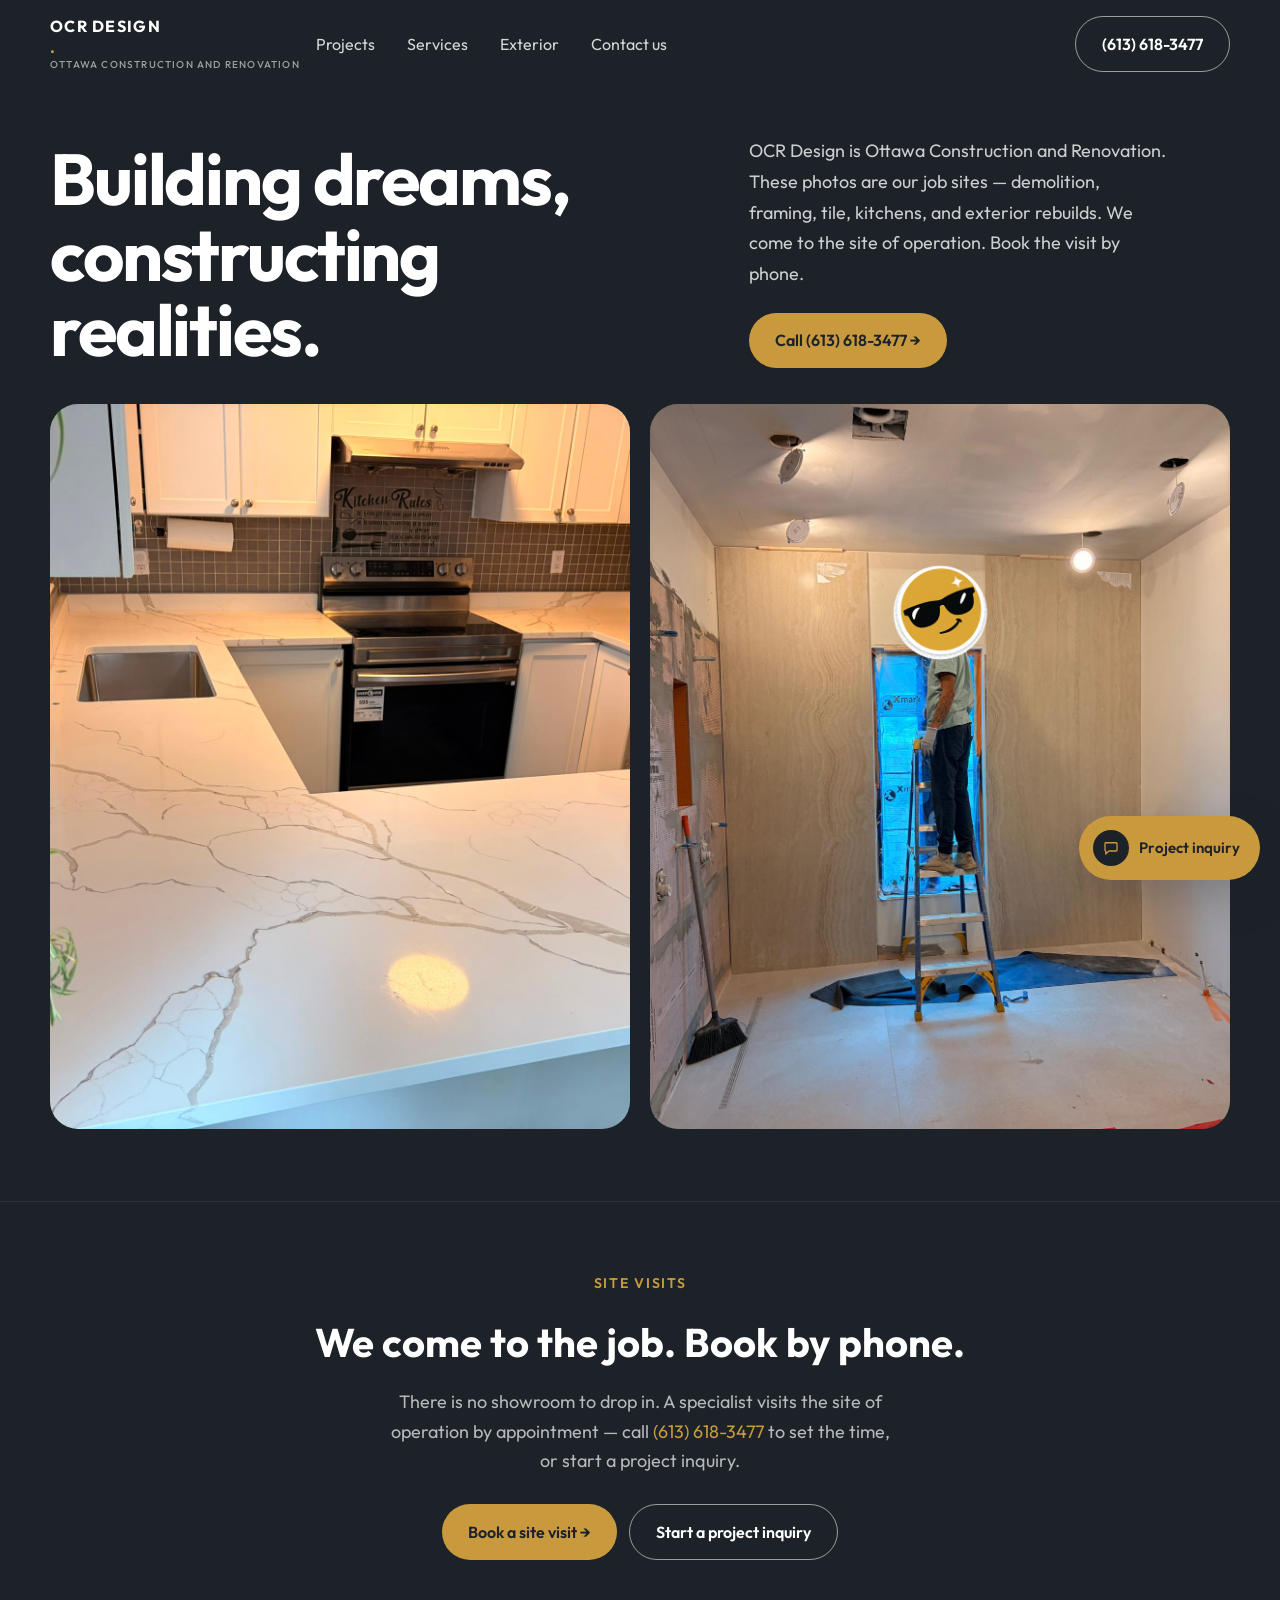
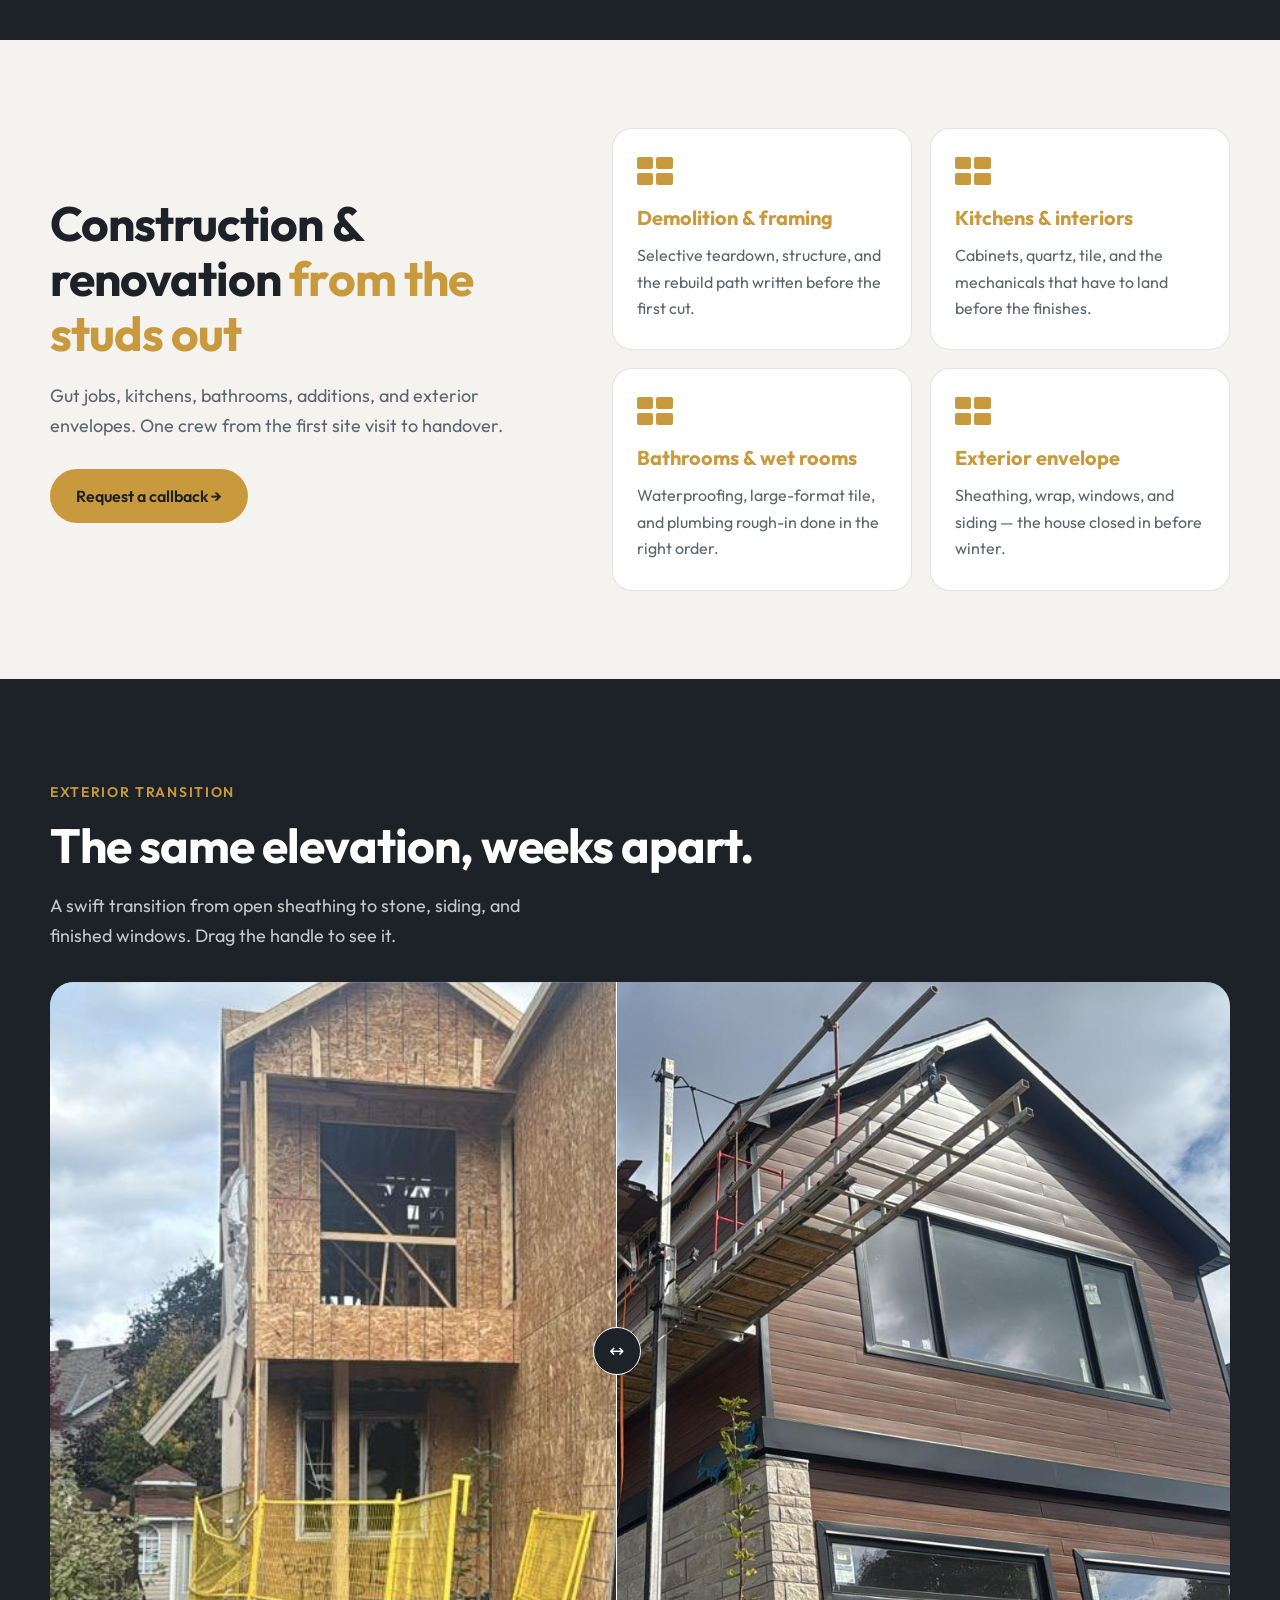
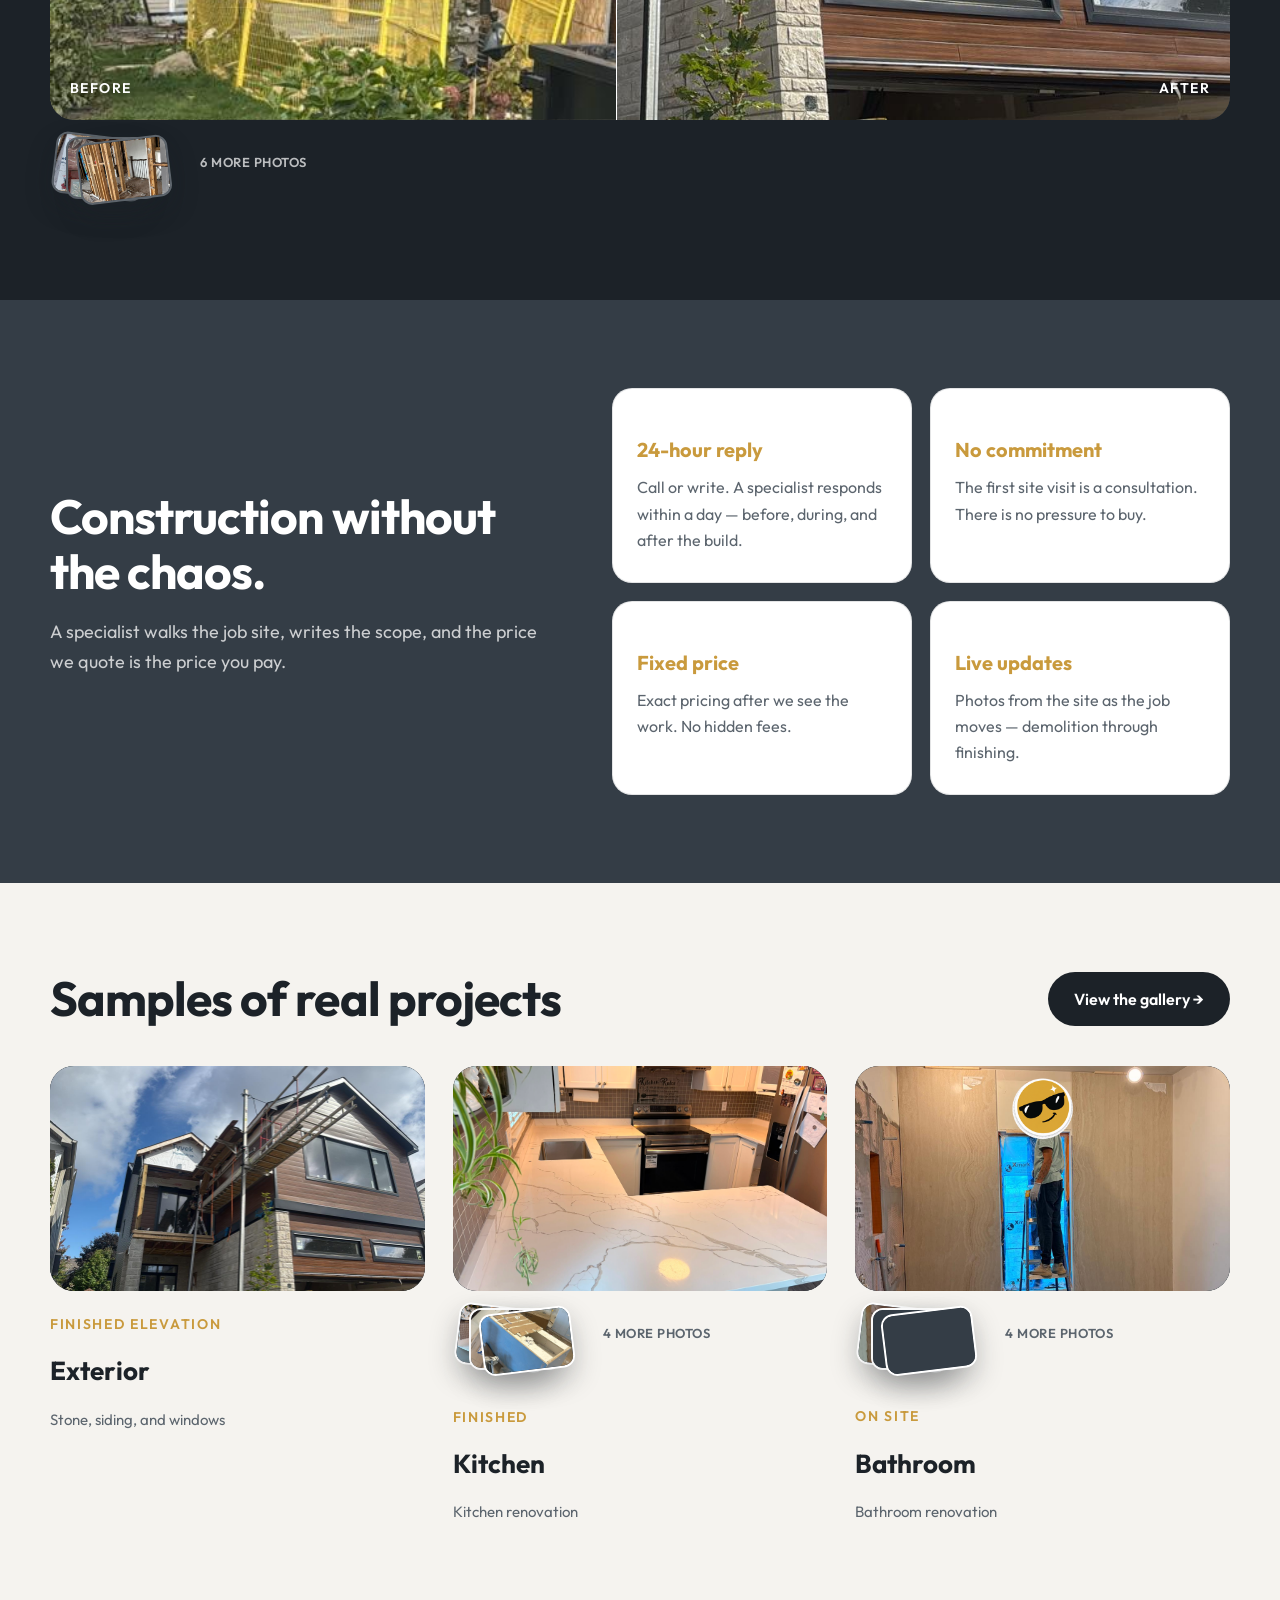
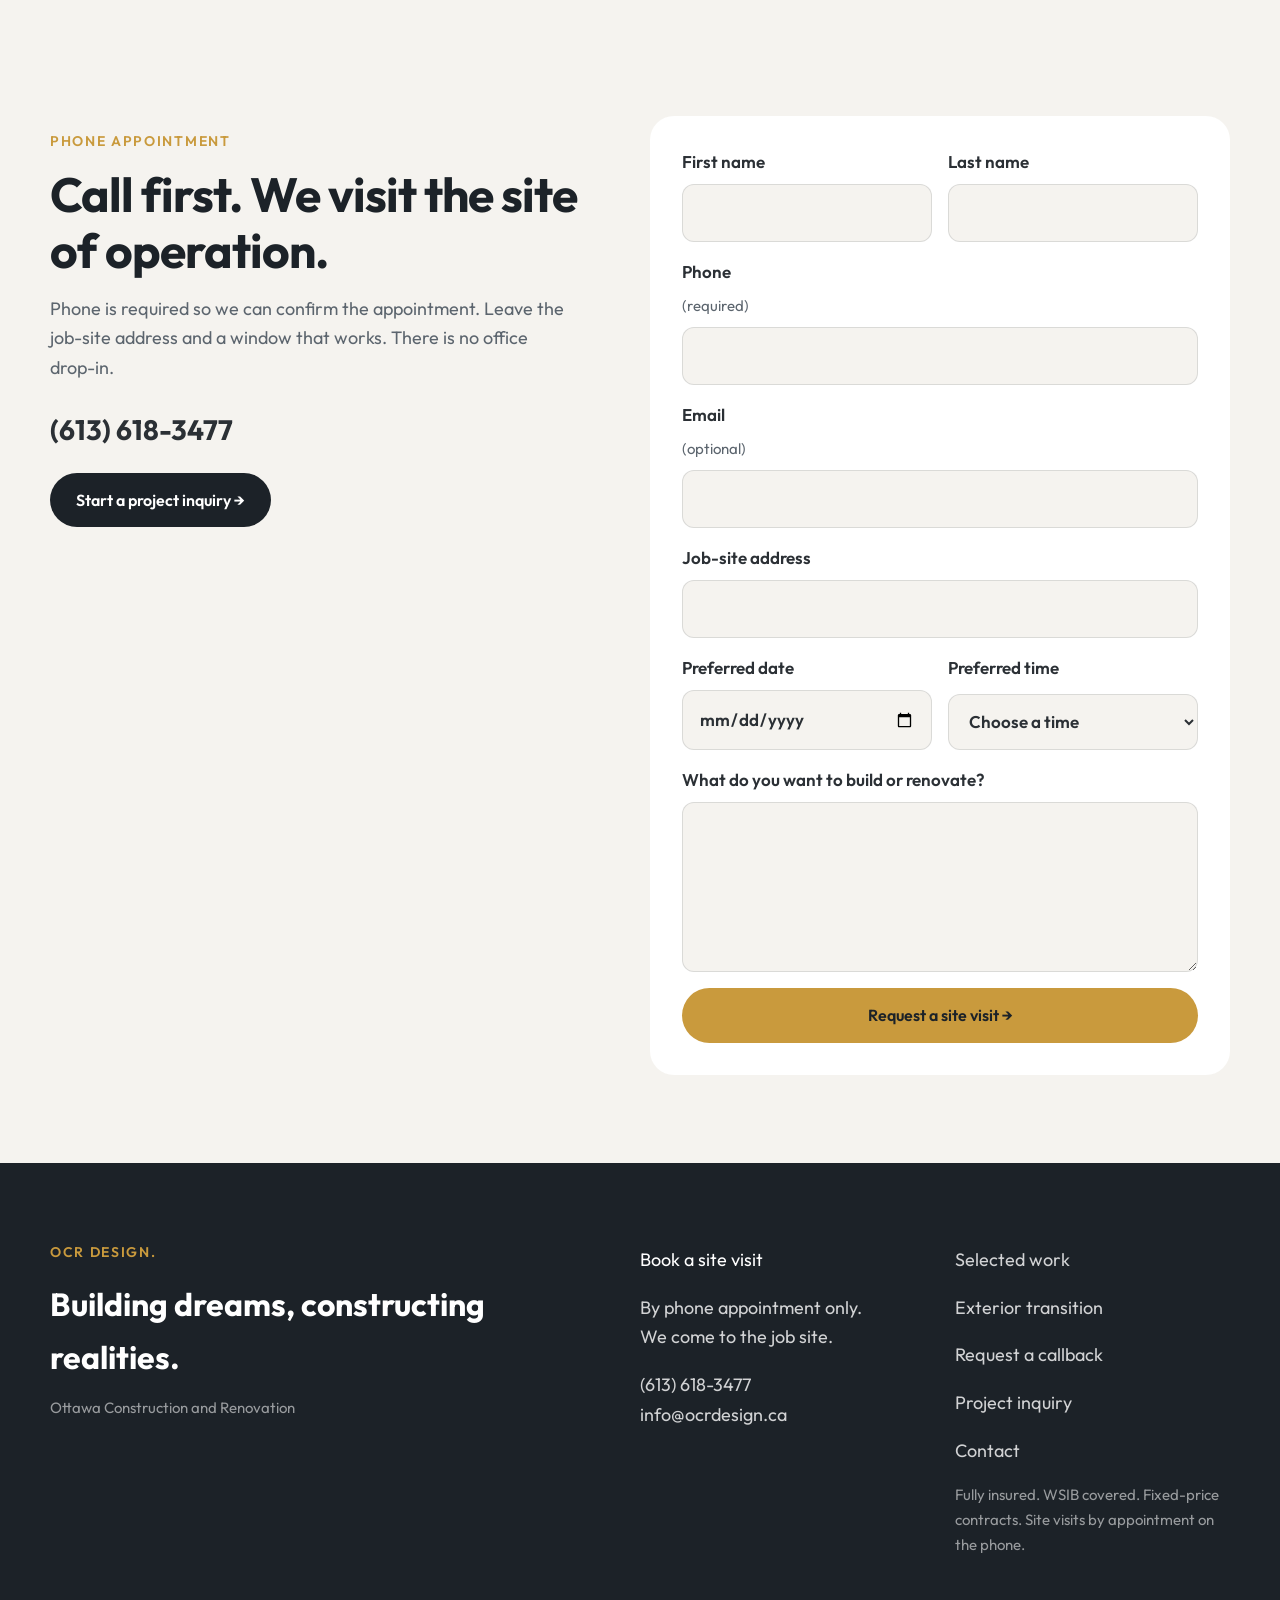
<file: index.html>
<!doctype html>
<html lang="en-CA">
  <head>
    <meta charset="UTF-8" />
    <meta name="viewport" content="width=device-width, initial-scale=1, viewport-fit=cover" />
    <title>OCR Design | Ottawa Construction and Renovation</title>
    <meta
      name="description"
      content="OCR Design — Ottawa Construction and Renovation. Real demolition, framing, kitchens, bathrooms, and exterior rebuilds. Book a job-site visit by phone."
    />
    <link rel="canonical" href="https://northlinestudio.ca/" />
    <meta name="robots" content="index, follow" />
    <meta name="theme-color" content="#1C2228" />
    <meta property="og:type" content="website" />
    <meta property="og:title" content="OCR Design | Ottawa Construction and Renovation" />
    <meta
      property="og:description"
      content="OCR Design stands for Ottawa Construction and Renovation. We visit the job site by phone appointment."
    />
    <meta property="og:url" content="https://northlinestudio.ca/" />
    <meta property="og:locale" content="en_CA" />
    <meta property="og:image" content="https://northlinestudio.ca/assets/work/kitchen-done.png" />
    <link rel="icon" type="image/svg+xml" href="public/favicon.svg" />
    <link rel="preconnect" href="https://fonts.googleapis.com" />
    <link rel="preconnect" href="https://fonts.gstatic.com" crossorigin />
    <link href="https://fonts.googleapis.com/css2?family=Outfit:wght@400;500;600;700&display=swap" rel="stylesheet" />
    <link rel="stylesheet" href="assets/styles.css" />
  </head>
  <body>
    <header class="site-header" id="site-header"></header>

    <section class="hero-dark">
      <div class="wrap">
        <div class="hero-top">
          <h1>Building dreams, constructing realities.</h1>
          <div class="hero-side">
            <p>
              OCR Design is Ottawa Construction and Renovation. These photos are our job sites —
              demolition, framing, tile, kitchens, and exterior rebuilds. We come to the site of
              operation. Book the visit by phone.
            </p>
            <a class="btn" href="tel:+16136183477">Call (613) 618-3477 →</a>
          </div>
        </div>
        <div class="hero-photos">
          <div class="photo-frame photo-portrait">
            <img
              src="assets/work/kitchen-done.png"
              alt="Finished kitchen renovation by OCR Design"
              width="1200"
              height="1500"
              fetchpriority="high"
              decoding="async"
            />
          </div>
          <div class="photo-frame photo-portrait">
            <img
              src="assets/work/bathroom.png"
              alt="Bathroom tile work by OCR Design"
              width="1200"
              height="1500"
              decoding="async"
            />
          </div>
        </div>
      </div>
    </section>

    <section class="visit-strip" id="areas">
      <div class="wrap">
        <p class="kicker">Site visits</p>
        <h2>We come to the job. Book by phone.</h2>
        <p class="lede">
          There is no showroom to drop in. A specialist visits the site of operation by appointment
          — call <a href="tel:+16136183477">(613) 618-3477</a> to set the time, or start a project
          inquiry.
        </p>
        <div class="cta-row">
          <a class="btn" href="tel:+16136183477">Book a site visit →</a>
          <button class="btn btn-outline" type="button" data-open-inquiry>Start a project inquiry</button>
        </div>
      </div>
    </section>

    <section class="section" id="services">
      <div class="wrap services-split">
        <div>
          <h2>Construction &amp; renovation <span class="accent">from the studs out</span></h2>
          <p class="lede" style="margin: 20px 0 28px">
            Gut jobs, kitchens, bathrooms, additions, and exterior envelopes. One crew from the
            first site visit to handover.
          </p>
          <a class="btn" href="#visit">Request a callback →</a>
        </div>
        <div class="service-cards">
          <article class="service-card">
            <div class="icon-brick"><span></span><span></span><span></span><span></span></div>
            <h3>Demolition &amp; framing</h3>
            <p>Selective teardown, structure, and the rebuild path written before the first cut.</p>
          </article>
          <article class="service-card">
            <div class="icon-brick"><span></span><span></span><span></span><span></span></div>
            <h3>Kitchens &amp; interiors</h3>
            <p>Cabinets, quartz, tile, and the mechanicals that have to land before the finishes.</p>
          </article>
          <article class="service-card">
            <div class="icon-brick"><span></span><span></span><span></span><span></span></div>
            <h3>Bathrooms &amp; wet rooms</h3>
            <p>Waterproofing, large-format tile, and plumbing rough-in done in the right order.</p>
          </article>
          <article class="service-card">
            <div class="icon-brick"><span></span><span></span><span></span><span></span></div>
            <h3>Exterior envelope</h3>
            <p>Sheathing, wrap, windows, and siding — the house closed in before winter.</p>
          </article>
        </div>
      </div>
    </section>

    <section class="section band-dark" id="transition">
      <div class="wrap">
        <p class="kicker">Exterior transition</p>
        <h2>The same elevation, weeks apart.</h2>
        <p class="lede">
          A swift transition from open sheathing to stone, siding, and finished windows. Drag the
          handle to see it.
        </p>
        <div class="compare" id="home-compare">
          <img
            src="assets/work/exterior-after.png"
            alt="Same home after stone, siding, and window install"
            width="1200"
            height="750"
            decoding="async"
          />
          <div class="compare-before">
            <img
              src="assets/work/exterior-before.png"
              alt="Home during exterior demolition with OSB sheathing"
              width="1200"
              height="750"
              decoding="async"
            />
          </div>
          <div class="compare-line"><span class="compare-handle">↔</span></div>
          <input type="range" min="2" max="98" value="48" aria-label="Compare exterior before and after" />
          <span class="compare-label left">BEFORE</span>
          <span class="compare-label right">AFTER</span>
        </div>
        <button type="button" class="deck" data-deck="exterior" aria-label="More elevation photos"></button>
      </div>
    </section>

    <section class="section band-slate" id="about">
      <div class="wrap services-split">
        <div>
          <h2>Construction without the chaos.</h2>
          <p class="lede">
            A specialist walks the job site, writes the scope, and the price we quote is the price
            you pay.
          </p>
        </div>
        <div class="service-cards">
          <article class="service-card">
            <h3>24-hour reply</h3>
            <p>Call or write. A specialist responds within a day — before, during, and after the build.</p>
          </article>
          <article class="service-card">
            <h3>No commitment</h3>
            <p>The first site visit is a consultation. There is no pressure to buy.</p>
          </article>
          <article class="service-card">
            <h3>Fixed price</h3>
            <p>Exact pricing after we see the work. No hidden fees.</p>
          </article>
          <article class="service-card">
            <h3>Live updates</h3>
            <p>Photos from the site as the job moves — demolition through finishing.</p>
          </article>
        </div>
      </div>
    </section>

    <section class="section" id="projects">
      <div class="wrap">
        <div style="display:flex;justify-content:space-between;align-items:end;gap:24px;flex-wrap:wrap">
          <h2>Samples of real projects</h2>
          <a class="btn btn-dark" href="work.html">View the gallery →</a>
        </div>
        <div class="work-grid" id="work-grid"></div>
      </div>
    </section>

    <section class="section" id="visit">
      <div class="wrap book-grid">
        <div>
          <p class="kicker">Phone appointment</p>
          <h2>Call first. We visit the site of operation.</h2>
          <p class="lede" style="margin-top: 16px">
            Phone is required so we can confirm the appointment. Leave the job-site address and a
            window that works. There is no office drop-in.
          </p>
          <p style="font-size: 28px; font-weight: 700; margin: 24px 0 0">
            <a href="tel:+16136183477">(613) 618-3477</a>
          </p>
          <p style="margin-top: 20px">
            <button class="btn btn-dark" type="button" data-open-inquiry>Start a project inquiry →</button>
          </p>
        </div>
        <form data-quote-form class="book-form">
          <div class="form-2">
            <label>First name<input class="field" name="first" required /></label>
            <label>Last name<input class="field" name="last" required /></label>
          </div>
          <label>Phone <span class="hint">(required)</span><input class="field" type="tel" name="phone" required /></label>
          <label>Email <span class="hint">(optional)</span><input class="field" type="email" name="email" /></label>
          <label>Job-site address<input class="field" name="address" required /></label>
          <div class="form-2">
            <label>Preferred date<input class="field" type="date" name="date" required /></label>
            <label>
              Preferred time
              <select class="field" name="time" required>
                <option value="" disabled selected>Choose a time</option>
                <option>Morning</option>
                <option>Afternoon</option>
                <option>Evening</option>
              </select>
            </label>
          </div>
          <label>
            What do you want to build or renovate?
            <textarea class="field" name="project" rows="5" required></textarea>
          </label>
          <button class="btn" type="submit">Request a site visit →</button>
        </form>
      </div>
    </section>

    <footer class="site-footer" id="site-footer"></footer>
    <script src="assets/app.js"></script>
  </body>
</html>
</file>
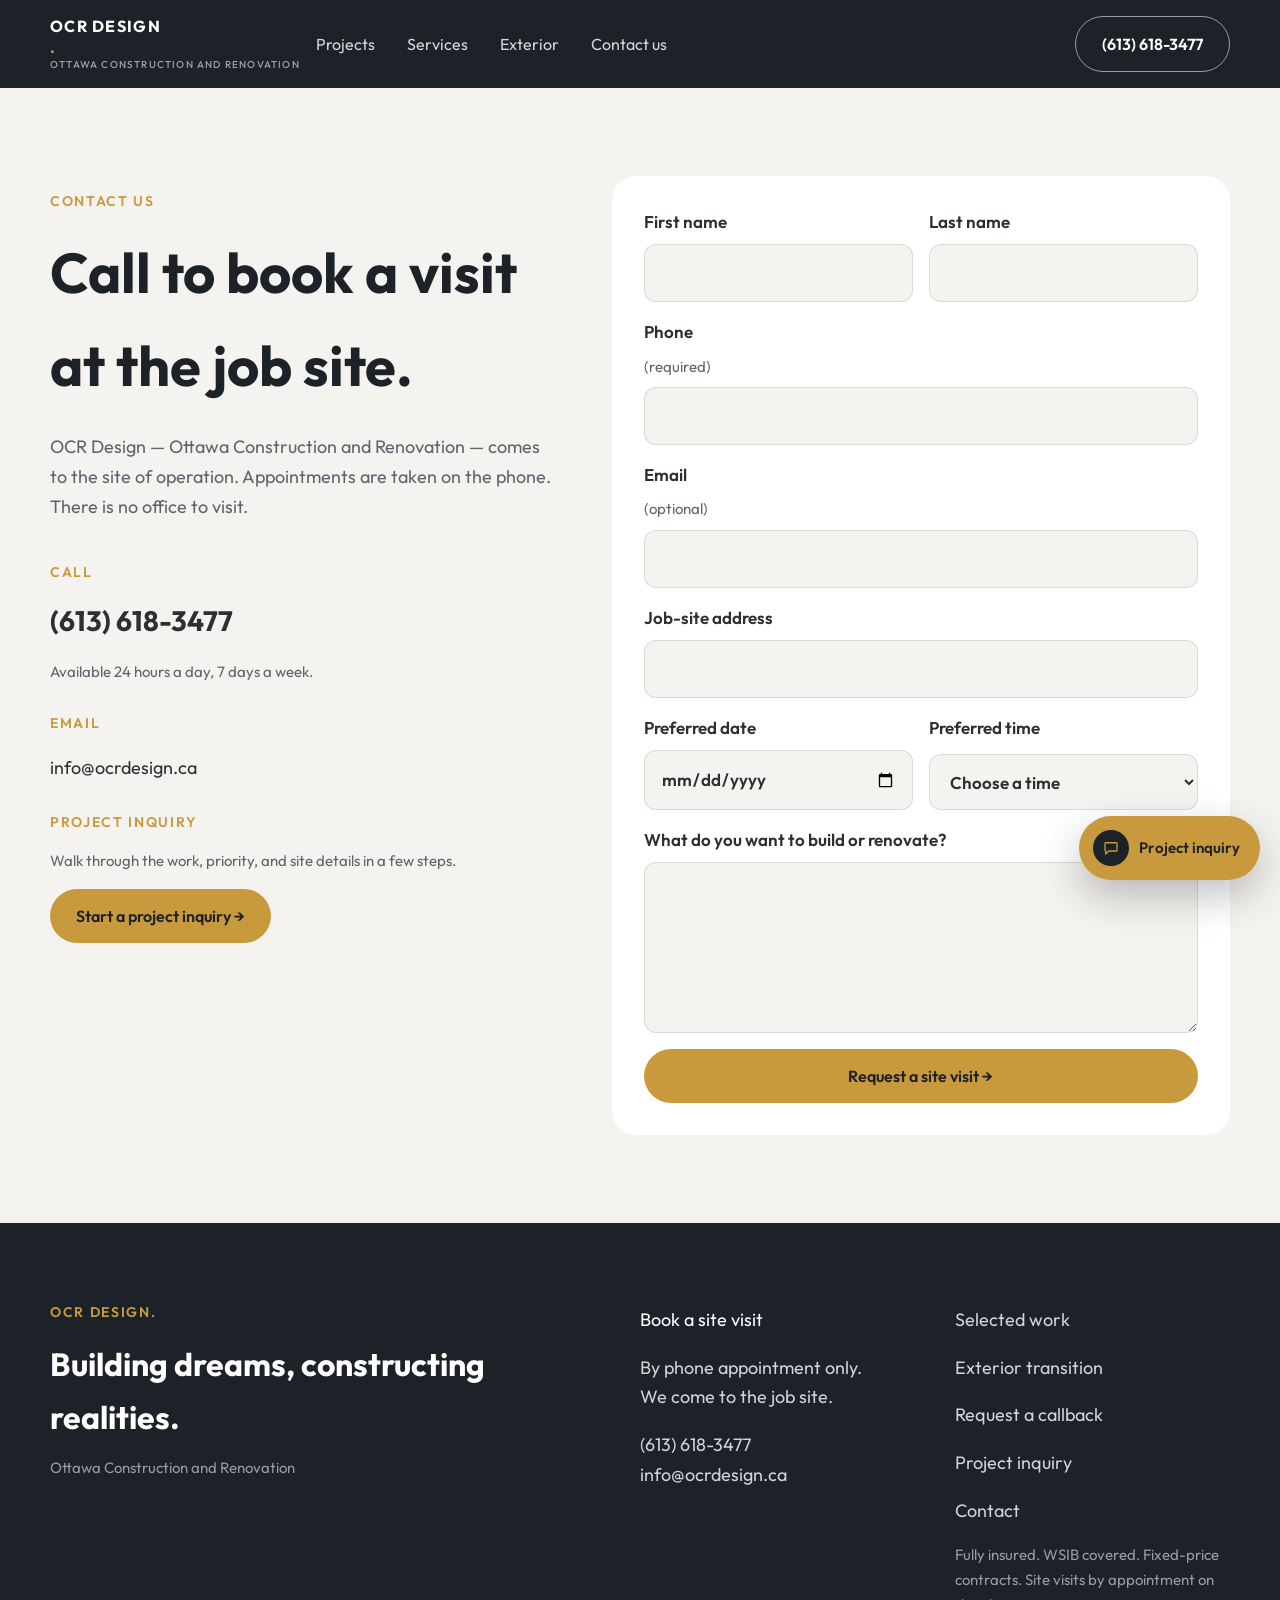
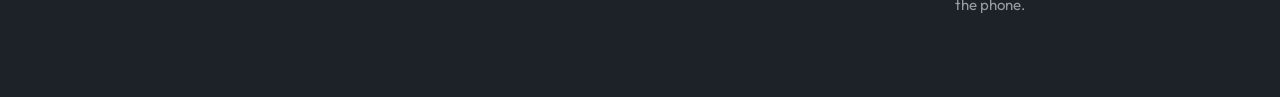
<file: contact.html>
<!doctype html>
<html lang="en-CA">
  <head>
    <meta charset="UTF-8" />
    <meta name="viewport" content="width=device-width, initial-scale=1, viewport-fit=cover" />
    <title>Book a Site Visit | OCR Design</title>
    <meta
      name="description"
      content="Book an OCR Design job-site visit by phone. Ottawa Construction and Renovation comes to the site of operation — no office drop-in."
    />
    <link rel="canonical" href="https://northlinestudio.ca/contact.html" />
    <meta name="robots" content="index, follow" />
    <meta name="theme-color" content="#1C2228" />
    <link rel="icon" type="image/svg+xml" href="public/favicon.svg" />
    <link rel="preconnect" href="https://fonts.googleapis.com" />
    <link rel="preconnect" href="https://fonts.gstatic.com" crossorigin />
    <link href="https://fonts.googleapis.com/css2?family=Outfit:wght@400;500;600;700&display=swap" rel="stylesheet" />
    <link rel="stylesheet" href="assets/styles.css" />
  </head>
  <body>
    <header class="site-header" id="site-header"></header>
    <main class="section">
      <div class="wrap split">
        <div>
          <p class="kicker">Contact us</p>
          <h1 class="display" style="font-size:clamp(36px,5vw,56px);margin:8px 0 0">Call to book a visit at the job site.</h1>
          <p class="lede" style="margin-top: 20px">
            OCR Design — Ottawa Construction and Renovation — comes to the site of operation.
            Appointments are taken on the phone. There is no office to visit.
          </p>
          <p class="kicker" style="margin-top: 40px">Call</p>
          <p style="font-size: 28px; font-weight: 700; margin: 4px 0"><a href="tel:+16136183477">(613) 618-3477</a></p>
          <p class="fine">Available 24 hours a day, 7 days a week.</p>
          <p class="kicker" style="margin-top: 28px">Email</p>
          <p><a href="mailto:info@ocrdesign.ca">info@ocrdesign.ca</a></p>
          <p class="kicker" style="margin-top: 28px">Project inquiry</p>
          <p class="fine">Walk through the work, priority, and site details in a few steps.</p>
          <p style="margin-top: 12px">
            <button class="btn" type="button" data-open-inquiry>Start a project inquiry →</button>
          </p>
        </div>
        <form data-quote-form class="book-form">
          <div class="form-2">
            <label>First name<input class="field" name="first" required /></label>
            <label>Last name<input class="field" name="last" required /></label>
          </div>
          <label>Phone <span class="hint">(required)</span><input class="field" type="tel" name="phone" required /></label>
          <label>Email <span class="hint">(optional)</span><input class="field" type="email" name="email" /></label>
          <label>Job-site address<input class="field" name="address" required /></label>
          <div class="form-2">
            <label>Preferred date<input class="field" type="date" name="date" required /></label>
            <label>
              Preferred time
              <select class="field" name="time" required>
                <option value="" disabled selected>Choose a time</option>
                <option>Morning</option>
                <option>Afternoon</option>
                <option>Evening</option>
              </select>
            </label>
          </div>
          <label>
            What do you want to build or renovate?
            <textarea class="field" name="project" rows="5" required></textarea>
          </label>
          <button class="btn" type="submit">Request a site visit →</button>
        </form>
      </div>
    </main>
    <footer class="site-footer" id="site-footer"></footer>
    <script src="assets/app.js"></script>
  </body>
</html>
</file>
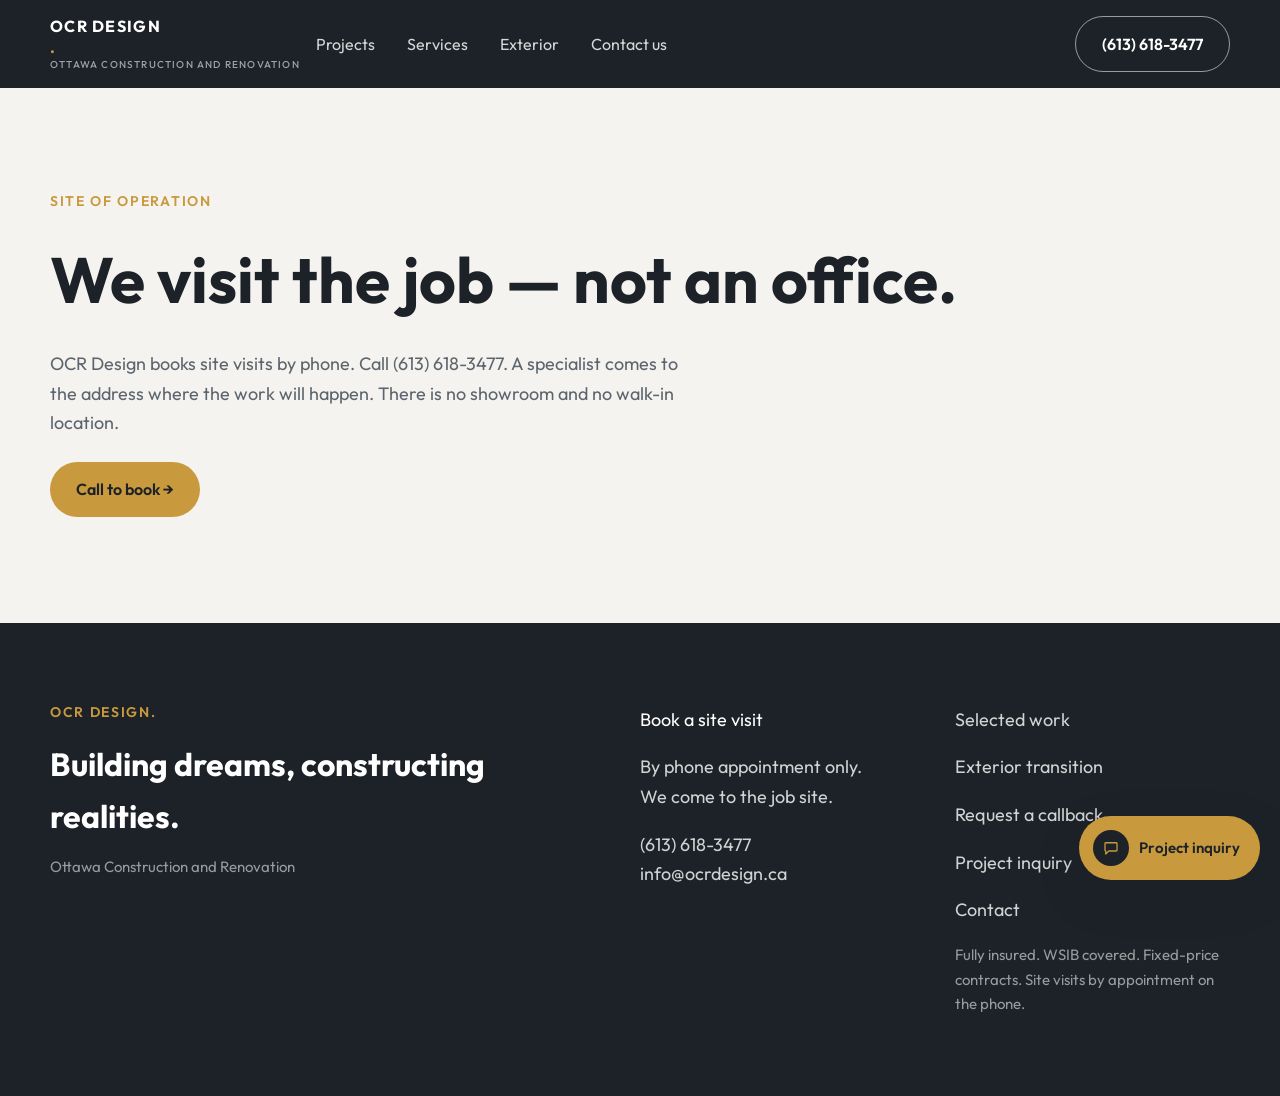
<file: greater-ottawa.html>
<!doctype html>
<html lang="en-CA">
  <head>
    <meta charset="UTF-8" />
    <meta name="viewport" content="width=device-width, initial-scale=1, viewport-fit=cover" />
    <title>Job-site visits | OCR Design</title>
    <meta
      name="description"
      content="OCR Design — Ottawa Construction and Renovation — visits the job site by phone appointment. No office drop-in."
    />
    <link rel="canonical" href="https://northlinestudio.ca/greater-ottawa.html" />
    <meta name="robots" content="index, follow" />
    <meta name="theme-color" content="#1C2228" />
    <meta property="og:title" content="Job-site visits | OCR Design" />
    <meta
      property="og:description"
      content="We come to the site of operation. Book the visit by phone."
    />
    <meta property="og:url" content="https://northlinestudio.ca/greater-ottawa.html" />
    <meta property="og:locale" content="en_CA" />
    <link rel="icon" type="image/svg+xml" href="public/favicon.svg" />
    <link rel="preconnect" href="https://fonts.googleapis.com" />
    <link rel="preconnect" href="https://fonts.gstatic.com" crossorigin />
    <link href="https://fonts.googleapis.com/css2?family=Outfit:wght@400;500;600;700&display=swap" rel="stylesheet" />
    <link rel="stylesheet" href="assets/styles.css" />
  </head>
  <body>
    <header class="site-header" id="site-header"></header>
    <main class="section">
      <div class="wrap">
        <p class="kicker">Site of operation</p>
        <h1 class="display" style="font-size: clamp(40px, 7vw, 64px); margin: 12px 0 0">
          We visit the job — not an office.
        </h1>
        <p class="lede" style="margin-top: 16px; max-width: 640px">
          OCR Design books site visits by phone. Call (613) 618-3477. A specialist comes to the
          address where the work will happen. There is no showroom and no walk-in location.
        </p>
        <p style="margin-top: 24px"><a class="btn" href="tel:+16136183477">Call to book →</a></p>
      </div>
      </div>
    </main>
    <footer class="site-footer" id="site-footer"></footer>
    <script src="assets/app.js"></script>
  </body>
</html>
</file>
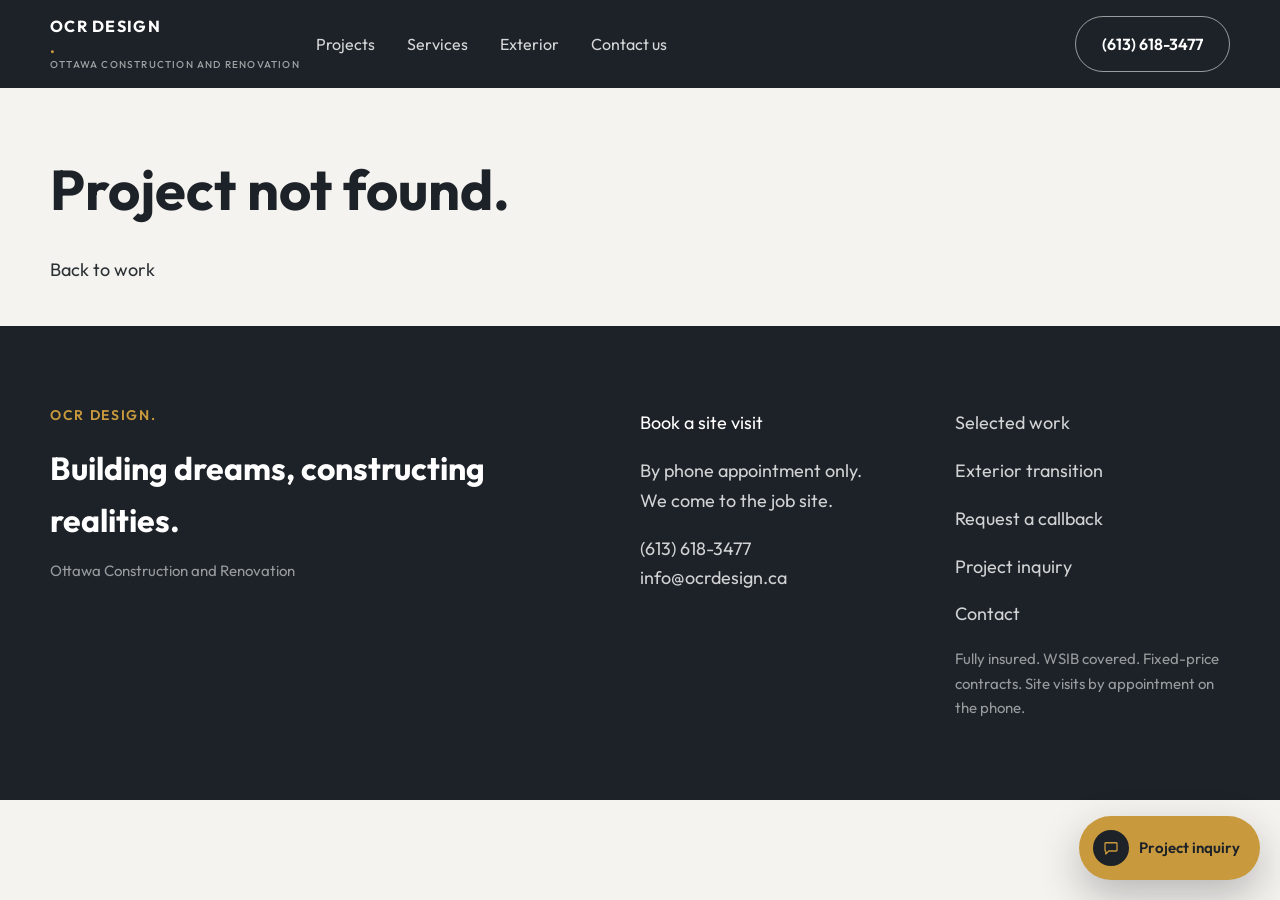
<file: project.html>
<!doctype html>
<html lang="en-CA">
  <head>
    <meta charset="UTF-8" />
    <meta name="viewport" content="width=device-width, initial-scale=1, viewport-fit=cover" />
    <title>Project | OCR Design</title>
    <meta name="description" content="OCR Design project — Ottawa Construction and Renovation." />
    <link rel="canonical" href="https://northlinestudio.ca/work.html" />
    <meta name="robots" content="index, follow" />
    <meta name="theme-color" content="#1C2228" />
    <link rel="icon" type="image/svg+xml" href="public/favicon.svg" />
    <link rel="preconnect" href="https://fonts.googleapis.com" />
    <link rel="preconnect" href="https://fonts.gstatic.com" crossorigin />
    <link href="https://fonts.googleapis.com/css2?family=Outfit:wght@400;500;600;700&display=swap" rel="stylesheet" />
    <link rel="stylesheet" href="assets/styles.css" />
  </head>
  <body>
    <header class="site-header" id="site-header"></header>
    <div id="project-page"></div>
    <footer class="site-footer" id="site-footer"></footer>
    <script src="assets/app.js"></script>
  </body>
</html>
</file>
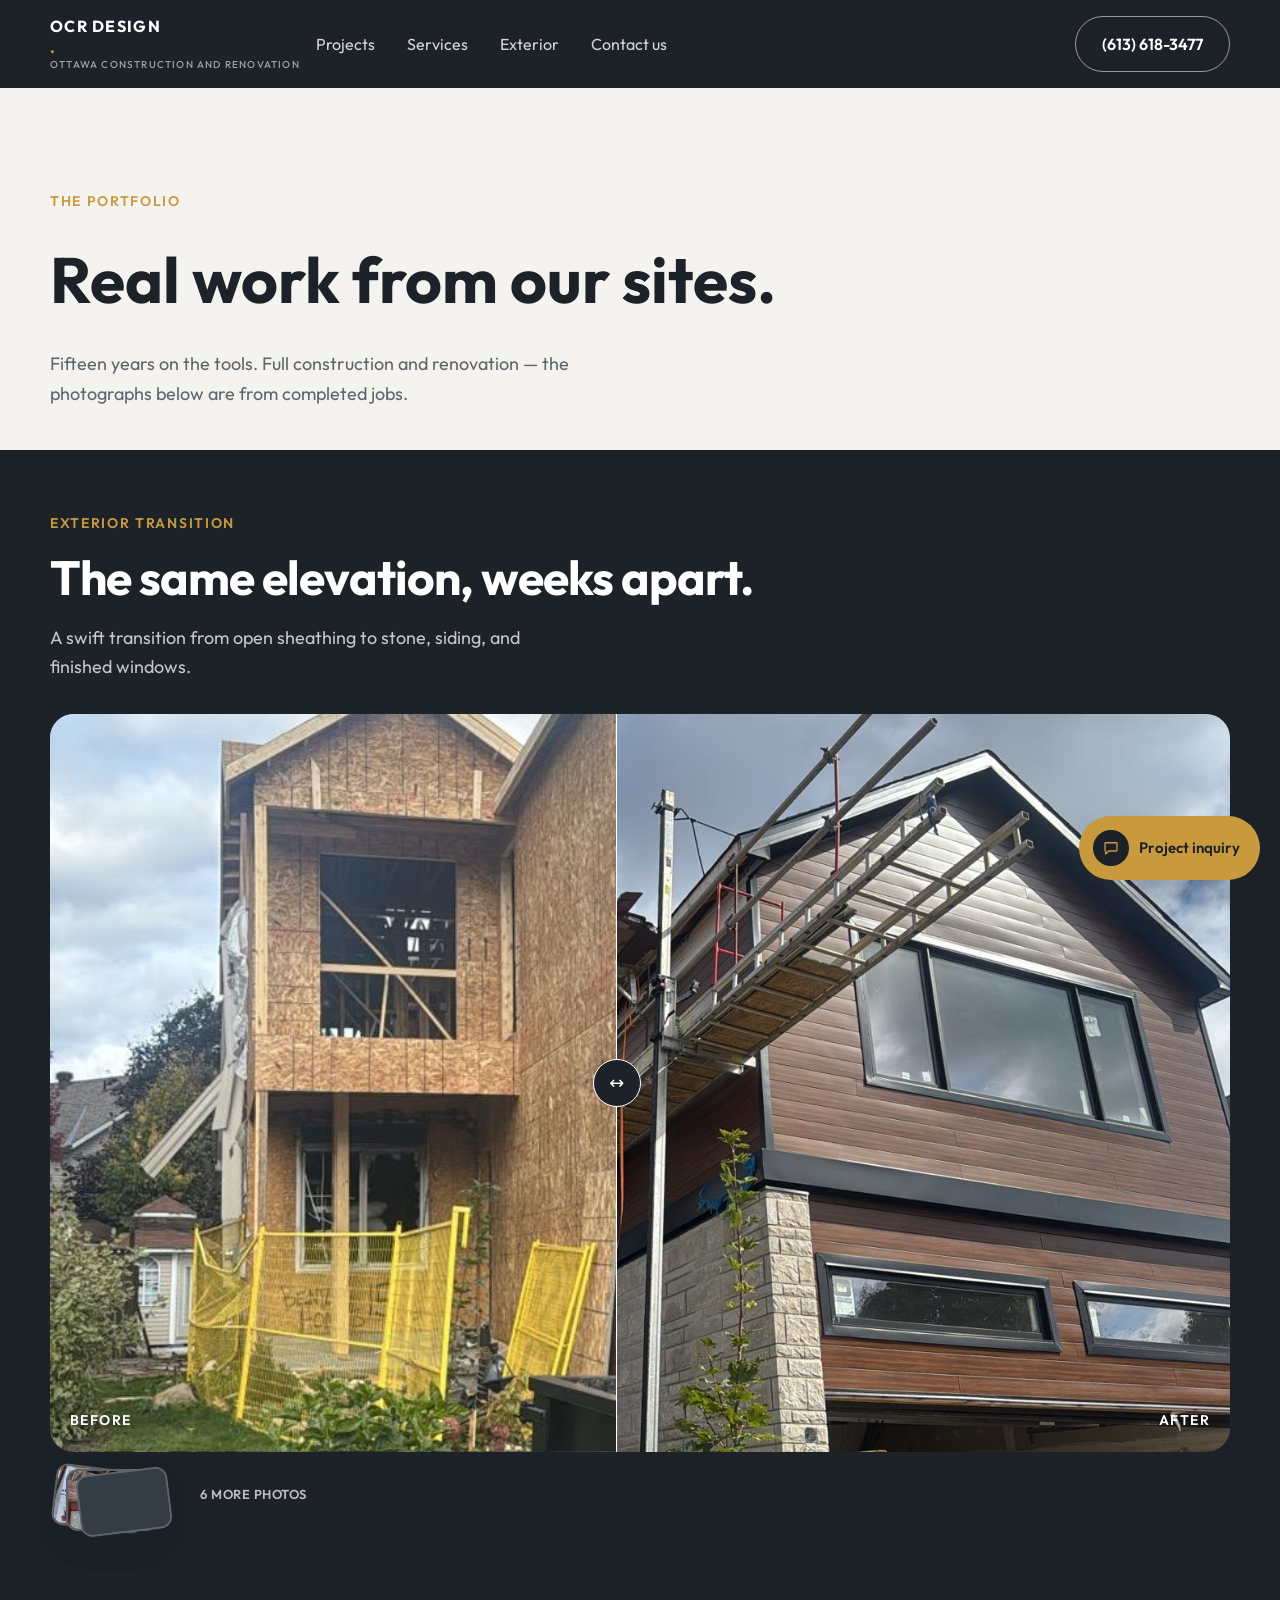
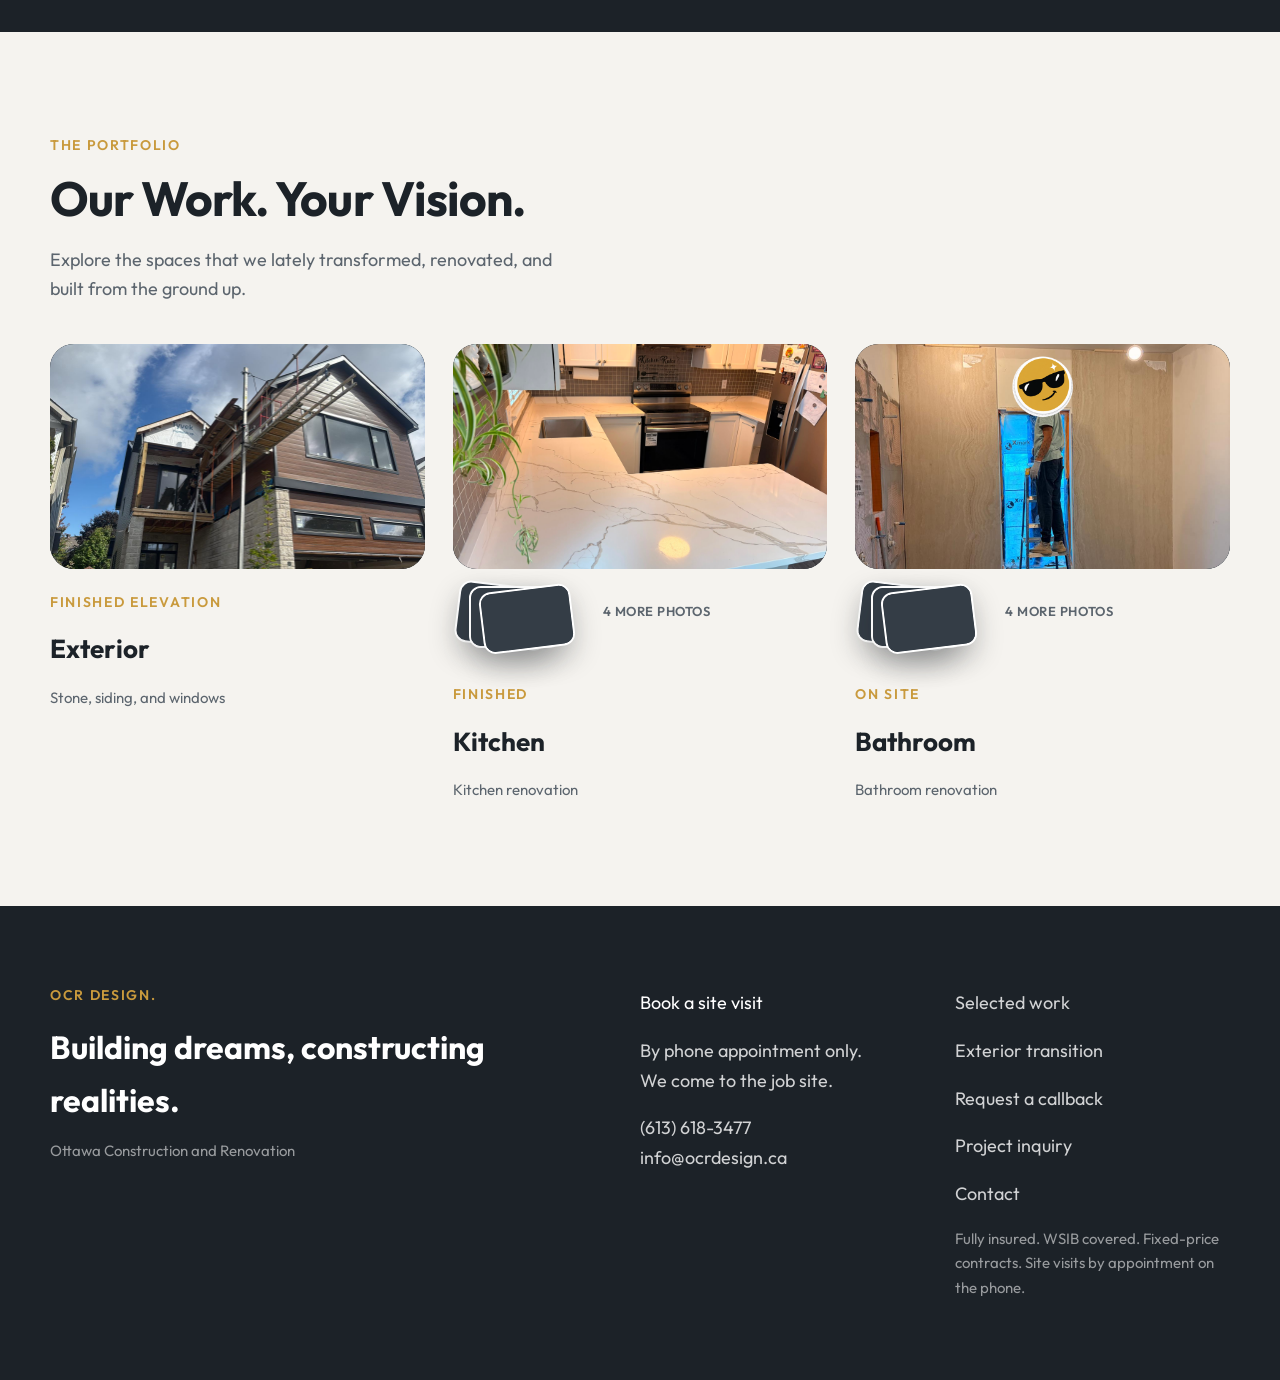
<file: work.html>
<!doctype html>
<html lang="en-CA">
  <head>
    <meta charset="UTF-8" />
    <meta name="viewport" content="width=device-width, initial-scale=1, viewport-fit=cover" />
    <title>Real Work | OCR Design</title>
    <meta
      name="description"
      content="Job-site photos from OCR Design — Ottawa Construction and Renovation. Exteriors, kitchens, bathrooms, demolition, and framing."
    />
    <link rel="canonical" href="https://northlinestudio.ca/work.html" />
    <meta name="robots" content="index, follow" />
    <meta name="theme-color" content="#1C2228" />
    <link rel="icon" type="image/svg+xml" href="public/favicon.svg" />
    <link rel="preconnect" href="https://fonts.googleapis.com" />
    <link rel="preconnect" href="https://fonts.gstatic.com" crossorigin />
    <link href="https://fonts.googleapis.com/css2?family=Outfit:wght@400;500;600;700&display=swap" rel="stylesheet" />
    <link rel="stylesheet" href="assets/styles.css" />
  </head>
  <body>
    <header class="site-header" id="site-header"></header>
    <main>
      <section class="section" style="padding-bottom: 24px">
        <div class="wrap">
          <p class="kicker">The portfolio</p>
          <h1 class="display" style="font-size: clamp(40px, 7vw, 64px); margin: 12px 0 0">
            Real work from our sites.
          </h1>
          <p class="lede" style="margin-top: 16px">
            Fifteen years on the tools. Full construction and renovation — the photographs below
            are from completed jobs.
          </p>
        </div>
      </section>

      <section class="section band-dark" style="padding-top: 48px">
        <div class="wrap">
          <p class="kicker">Exterior transition</p>
          <h2>The same elevation, weeks apart.</h2>
          <p class="lede">A swift transition from open sheathing to stone, siding, and finished windows.</p>
          <div class="compare" id="home-compare">
            <img
              src="assets/work/exterior-after.png"
              alt="Finished exterior with stone, siding, and black windows"
              width="1200"
              height="750"
              decoding="async"
            />
            <div class="compare-before">
              <img
                src="assets/work/exterior-before.png"
                alt="Home during exterior demolition"
                width="1200"
                height="750"
                decoding="async"
              />
            </div>
            <div class="compare-line"><span class="compare-handle">↔</span></div>
            <input type="range" min="2" max="98" value="48" aria-label="Compare exterior before and after" />
            <span class="compare-label left">BEFORE</span>
            <span class="compare-label right">AFTER</span>
          </div>
          <button type="button" class="deck" data-deck="exterior" aria-label="More elevation photos"></button>
        </div>
      </section>

      <section class="section">
        <div class="wrap">
          <p class="kicker">The portfolio</p>
          <h2>Our Work. Your Vision.</h2>
          <p class="lede">Explore the spaces that we lately transformed, renovated, and built from the ground up.</p>
          <div class="work-grid" id="work-grid"></div>
        </div>
      </section>
    </main>
    <footer class="site-footer" id="site-footer"></footer>
    <script src="assets/app.js"></script>
  </body>
</html>
</file>
<file: assets/styles.css>
:root {
  --main: #1c2228;
  --secondary: #343d46;
  --accent: #c99a3d;
  --accent-hover: #d4ab55;
  --bg: #f5f3ef;
  --card: #ffffff;
  --text: #2b3035;
  --muted: #5c656e;
  --line: rgb(28 34 40 / 0.12);
  --sans: "Outfit", system-ui, sans-serif;
}

* { box-sizing: border-box; }
html { scroll-behavior: smooth; }
body {
  margin: 0;
  font-family: var(--sans);
  font-size: 18px;
  line-height: 1.65;
  background: var(--bg);
  color: var(--text);
  -webkit-font-smoothing: antialiased;
}
img { max-width: 100%; height: auto; display: block; background: var(--secondary); }
a { color: inherit; text-decoration: none; }
button, input, select, textarea { font: inherit; color: inherit; }
::selection { background: var(--accent); color: #fff; }

.wrap { width: min(1180px, calc(100% - 48px)); margin-inline: auto; }
.display { font-weight: 700; color: var(--main); }
.accent { color: var(--accent); }

.site-header {
  position: sticky;
  top: 0;
  z-index: 40;
  background: var(--main);
  color: #fff;
}
.header-inner {
  display: grid;
  grid-template-columns: auto 1fr auto;
  align-items: center;
  gap: 16px;
  padding: 16px 0;
}
.logo {
  display: flex;
  flex-direction: column;
  gap: 3px;
  font-size: 16px;
  font-weight: 700;
  letter-spacing: 0.08em;
  justify-self: start;
  line-height: 1.1;
}
.logo span { color: var(--accent); }
.logo small {
  font-size: 10px;
  font-weight: 500;
  letter-spacing: 0.12em;
  text-transform: uppercase;
  color: rgb(255 255 255 / 0.58);
}
.nav {
  display: flex;
  align-items: center;
  gap: 32px;
  font-size: 16px;
  color: rgb(255 255 255 / 0.82);
}
.nav a:hover { color: #fff; }
.header-cta { justify-self: end; }
.menu-toggle {
  display: none;
  background: none;
  border: 0;
  color: #fff;
  font-size: 16px;
  cursor: pointer;
  justify-self: end;
}

.btn {
  display: inline-flex;
  align-items: center;
  justify-content: center;
  gap: 8px;
  border: 0;
  border-radius: 999px;
  padding: 14px 26px;
  font-size: 16px;
  font-weight: 600;
  cursor: pointer;
  background: var(--accent);
  color: var(--main);
}
.btn:hover { background: var(--accent-hover); }
.btn-outline {
  background: transparent;
  color: #fff;
  border: 1px solid rgb(255 255 255 / 0.55);
}
.btn-outline:hover { background: rgb(255 255 255 / 0.08); }
.btn-dark {
  background: var(--main);
  color: #fff;
}

.hero-dark {
  background: var(--main);
  color: #fff;
  padding: 48px 0 72px;
}
.hero-top {
  display: grid;
  grid-template-columns: 1.15fr 0.85fr;
  gap: 48px;
  align-items: end;
  margin-bottom: 36px;
}
.hero-top h1 {
  margin: 0;
  font-size: clamp(42px, 6vw, 72px);
  font-weight: 700;
  line-height: 1.05;
  letter-spacing: -0.03em;
}
.hero-side p {
  margin: 0 0 24px;
  font-size: 18px;
  line-height: 1.7;
  color: rgb(255 255 255 / 0.78);
  max-width: 420px;
}
.hero-photos {
  display: grid;
  grid-template-columns: 1fr 1fr;
  gap: 20px;
}
.photo-frame,
.shot-main {
  position: relative;
  display: block;
  overflow: hidden;
  background: var(--secondary);
}
.photo-frame { border-radius: 28px; }
.photo-portrait { aspect-ratio: 4 / 5; }
.photo-frame img,
.shot-main img {
  position: absolute;
  inset: 0;
  width: 100%;
  height: 100%;
  max-width: none;
  object-fit: cover;
  object-position: center 38%;
}
.project-shot {
  width: 100%;
  height: auto;
  max-width: none;
  aspect-ratio: 16 / 9;
  object-fit: cover;
  object-position: center 35%;
  border-radius: 28px;
}

.visit-strip {
  background: var(--main);
  color: #fff;
  padding: 56px 0 80px;
  text-align: center;
  border-top: 1px solid rgb(255 255 255 / 0.06);
}
.visit-strip h2 {
  margin: 8px 0 12px;
  font-size: clamp(28px, 4vw, 40px);
  font-weight: 700;
  color: #fff;
}
.visit-strip .lede {
  margin: 0 auto 28px;
  color: rgb(255 255 255 / 0.68);
}
.visit-strip a:not(.btn) { color: var(--accent); }
.cta-row {
  display: flex;
  flex-wrap: wrap;
  gap: 12px;
  justify-content: center;
}

.section { padding: 88px 0; }
.section h2 {
  margin: 0;
  font-size: clamp(32px, 4.5vw, 48px);
  font-weight: 700;
  line-height: 1.15;
  letter-spacing: -0.02em;
  color: var(--main);
}
.lede { color: var(--muted); font-size: 18px; max-width: 520px; }

.services-split {
  display: grid;
  grid-template-columns: 0.9fr 1.1fr;
  gap: 56px;
  align-items: center;
}
.service-cards {
  display: grid;
  grid-template-columns: 1fr 1fr;
  gap: 18px;
}
.service-card {
  background: var(--card);
  border: 1px solid var(--line);
  border-radius: 20px;
  padding: 28px 24px;
}
.service-card svg { width: 36px; height: 36px; color: var(--accent); }
.service-card h3 {
  margin: 16px 0 8px;
  font-size: 20px;
  color: var(--accent);
}
.service-card p { margin: 0; font-size: 16px; color: var(--muted); }

.band-dark {
  background: var(--main);
  color: #fff;
  scroll-margin-top: 88px;
}
.band-dark h2 { color: #fff; }
.band-dark .lede { color: rgb(255 255 255 / 0.75); }
.band-slate { background: var(--secondary); color: #fff; }
.band-slate h2 { color: #fff; }
.band-slate .lede { color: rgb(255 255 255 / 0.75); }

.book-grid {
  display: grid;
  grid-template-columns: 1fr 1.05fr;
  gap: 48px;
  align-items: start;
}
.book-form, .card {
  background: var(--card);
  color: var(--text);
  border-radius: 24px;
  padding: 32px;
}
form { display: grid; gap: 16px; }
form label {
  display: grid;
  gap: 8px;
  font-size: 17px;
  font-weight: 600;
  color: var(--text);
}
.hint { font-weight: 400; color: var(--muted); font-size: 15px; }
.form-2 { display: grid; grid-template-columns: 1fr 1fr; gap: 16px; }
.field, select.field, textarea.field {
  width: 100%;
  border-radius: 12px;
  border: 1px solid var(--line);
  background: var(--bg);
  padding: 14px 16px;
  outline: none;
  font-size: 17px;
}
.field:focus { border-color: var(--accent); }

.work-grid { display: grid; grid-template-columns: 1fr 1fr 1fr; gap: 28px; margin-top: 40px; }
.shot-main { aspect-ratio: 5 / 3; border-radius: 24px; }
.work-meta { display: flex; justify-content: space-between; align-items: baseline; margin-top: 8px; }
.work-meta h3 { font-size: 26px; font-weight: 700; margin: 4px 0 0; color: var(--main); }

.deck {
  position: relative;
  height: 72px;
  margin: 12px 0 4px;
  width: 100%;
  border: 0;
  background: none;
  padding: 0;
  cursor: pointer;
  text-align: left;
}
.deck-card {
  position: absolute;
  left: 0;
  top: 0;
  width: 92px;
  height: 62px;
  border-radius: 12px;
  overflow: hidden;
  border: 2px solid #fff;
  background: var(--secondary);
  box-shadow: 0 12px 28px rgb(28 34 40 / 0.2);
  transform: translateX(calc(var(--i) * 16px)) translateY(calc(var(--i) * 5px)) rotate(calc((1 - var(--i)) * 7deg));
  transform-origin: 20% 100%;
  transition: transform 0.25s ease;
}
.deck-card img { width: 100%; height: 100%; object-fit: cover; }
.deck:hover .deck-card { transform: translateX(calc(var(--i) * 28px)) translateY(2px) rotate(0); }
.deck-more {
  position: absolute;
  left: 150px;
  top: 20px;
  font-size: 13px;
  font-weight: 600;
  letter-spacing: 0.04em;
  text-transform: uppercase;
  color: var(--muted);
}
.band-dark .deck-more { color: rgb(255 255 255 / 0.7); }
.band-dark .deck-card { border-color: rgb(255 255 255 / 0.2); }

.lightbox {
  position: fixed;
  inset: 0;
  z-index: 80;
  background: rgb(28 34 40 / 0.94);
  display: grid;
  grid-template-rows: auto 1fr auto;
  padding: 24px;
}
.lightbox-bar {
  display: flex;
  justify-content: space-between;
  align-items: center;
  color: #fff;
  margin-bottom: 12px;
}
.lightbox-stage {
  display: grid;
  place-items: center;
  min-height: 0;
}
.lightbox-stage img {
  width: min(100%, 1100px);
  height: auto;
  max-height: 78vh;
  border-radius: 16px;
  object-fit: contain;
}
.lightbox-nav {
  display: flex;
  justify-content: center;
  gap: 12px;
  margin-top: 16px;
}
.lightbox-nav button, .lightbox-bar button {
  border: 1px solid rgb(255 255 255 / 0.3);
  background: transparent;
  color: #fff;
  border-radius: 999px;
  padding: 10px 18px;
  cursor: pointer;
  font: inherit;
  font-size: 15px;
}
.mosaic {
  display: grid;
  grid-template-columns: repeat(3, 1fr);
  gap: 18px;
  margin-top: 40px;
}
.mosaic figure { margin: 0; }
.mosaic img {
  width: 100%;
  height: auto;
  max-width: none;
  aspect-ratio: 4 / 3;
  object-fit: cover;
  object-position: center;
  border-radius: 20px;
}
.mosaic figcaption { margin-top: 10px; }
.mosaic h3 { margin: 4px 0 0; font-size: 18px; color: var(--main); }
.filter-row {
  display: flex;
  flex-wrap: wrap;
  gap: 8px;
  margin-top: 28px;
}
.filter-btn {
  border: 1px solid var(--line);
  background: var(--card);
  border-radius: 999px;
  padding: 8px 16px;
  cursor: pointer;
  font-size: 15px;
  font-weight: 600;
}
.filter-btn.is-on {
  background: var(--main);
  color: #fff;
  border-color: var(--main);
}
.kicker {
  font-size: 14px;
  font-weight: 600;
  letter-spacing: 0.12em;
  text-transform: uppercase;
  color: var(--accent);
}

.compare { position: relative; overflow: hidden; border-radius: 24px; margin-top: 32px; aspect-ratio: 16 / 10; }
.compare > img {
  width: 100%;
  height: 100%;
  max-width: none;
  object-fit: cover;
  object-position: center 42%;
}
.compare-before { position: absolute; inset: 0; }
.compare-before img {
  width: 100%;
  height: 100%;
  max-width: none;
  object-fit: cover;
  object-position: center;
}
.compare-line {
  position: absolute;
  top: 0; bottom: 0;
  width: 1px;
  background: #fff;
  pointer-events: none;
  left: 52%;
}
.compare-handle {
  position: absolute;
  top: 50%;
  left: 50%;
  width: 48px; height: 48px;
  border: 1px solid #fff;
  border-radius: 50%;
  background: var(--main);
  transform: translate(-50%, -50%);
  display: grid;
  place-items: center;
}
.compare input {
  position: absolute;
  inset: 0;
  width: 100%;
  height: 100%;
  opacity: 0;
  cursor: ew-resize;
  margin: 0;
  z-index: 2;
}
.compare-label {
  position: absolute;
  bottom: 20px;
  font-size: 14px;
  font-weight: 600;
  letter-spacing: 0.1em;
  color: #fff;
}
.compare-label.left { left: 20px; }
.compare-label.right { right: 20px; }

.faq details { border-top: 1px solid var(--line); padding: 18px 0; }
.faq summary { cursor: pointer; font-size: 20px; font-weight: 600; color: var(--main); }
.faq p { color: var(--muted); }
.split { display: grid; grid-template-columns: 0.9fr 1.1fr; gap: 56px; }
.fine { font-size: 15px; color: var(--muted); }
.success {
  background: var(--card);
  color: var(--text);
  border-radius: 24px;
  padding: 32px;
}
.success h3 { margin: 8px 0 12px; font-size: 28px; color: var(--main); }

.site-footer {
  background: var(--main);
  color: rgb(255 255 255 / 0.8);
  padding: 64px 0;
}
.footer-grid { display: grid; grid-template-columns: 2fr 1fr 1fr; gap: 40px; }
.site-footer h2 { color: #fff; font-size: 32px; margin: 8px 0 0; }
.site-footer a:hover { color: var(--accent); }

.hidden { display: none !important; }

.iq-wrap {
  position: fixed;
  right: 20px;
  bottom: 20px;
  z-index: 70;
  display: flex;
  flex-direction: column;
  align-items: flex-end;
  gap: 12px;
  pointer-events: none;
}
.iq-wrap > * { pointer-events: auto; }

.iq-launch {
  display: inline-flex;
  align-items: center;
  gap: 10px;
  border: 0;
  border-radius: 999px;
  padding: 14px 20px 14px 14px;
  font: inherit;
  font-size: 15px;
  font-weight: 600;
  cursor: pointer;
  color: var(--main);
  background: var(--accent);
  box-shadow: 0 16px 40px rgb(28 34 40 / 0.28);
}
.iq-launch:hover { background: var(--accent-hover); }
.iq-launch-ico {
  width: 36px;
  height: 36px;
  border-radius: 50%;
  display: grid;
  place-items: center;
  background: var(--main);
  color: var(--accent);
}
.iq-launch-ico svg { width: 18px; height: 18px; }

.iq-panel {
  width: min(440px, calc(100vw - 24px));
  height: min(720px, calc(100vh - 96px));
  display: flex;
  flex-direction: column;
  border-radius: 24px;
  overflow: hidden;
  background: var(--card);
  box-shadow: 0 28px 80px rgb(28 34 40 / 0.32);
  transform-origin: bottom right;
  animation: iq-in 0.28s ease;
  z-index: 1;
  position: relative;
}
.iq-panel.hidden { display: none; }
@keyframes iq-in {
  from { opacity: 0; transform: translateY(12px) scale(0.98); }
  to { opacity: 1; transform: none; }
}

.iq-head {
  display: flex;
  justify-content: space-between;
  align-items: flex-start;
  gap: 16px;
  background: var(--main);
  color: #fff;
  padding: 18px 20px 8px;
}
.iq-head h2 {
  margin: 2px 0 0;
  font-size: 22px;
  font-weight: 700;
  letter-spacing: -0.02em;
  color: #fff;
}
.iq-x {
  background: none;
  border: 0;
  color: rgb(255 255 255 / 0.72);
  cursor: pointer;
  font: inherit;
  font-size: 14px;
  font-weight: 600;
  padding: 6px 0 0;
}
.iq-x:hover { color: #fff; }

.iq-head-prog { background: var(--main); padding: 8px 20px 16px; }
.iq-progress {
  display: grid;
  grid-template-columns: repeat(8, 1fr);
  gap: 5px;
}
.iq-progress span {
  height: 3px;
  border-radius: 99px;
  background: rgb(255 255 255 / 0.16);
}
.iq-progress span.is-on { background: var(--accent); }
.iq-step-label {
  margin: 8px 0 0;
  font-size: 12px;
  font-weight: 600;
  letter-spacing: 0.1em;
  text-transform: uppercase;
  color: rgb(255 255 255 / 0.5);
}

.iq-body {
  flex: 1;
  min-height: 0;
  overflow: auto;
  padding: 20px 20px 12px;
  overscroll-behavior: contain;
  transition: opacity 0.14s ease;
}
.iq-body.is-leave { opacity: 0; }

.iq-ask {
  margin: 0 0 8px;
  font-size: 22px;
  font-weight: 700;
  line-height: 1.25;
  letter-spacing: -0.02em;
  color: var(--main);
}
.iq-hint {
  margin: 0 0 16px;
  font-size: 14px;
  line-height: 1.5;
  color: var(--muted);
}
.iq-label {
  margin: 8px 0 0;
  font-size: 15px;
  font-weight: 600;
}

.iq-stack { display: grid; gap: 10px; }
.iq-card, .iq-tile {
  display: flex;
  align-items: center;
  gap: 14px;
  width: 100%;
  text-align: left;
  border: 1.5px solid var(--line);
  background: #fff;
  border-radius: 16px;
  padding: 16px;
  cursor: pointer;
  font: inherit;
  color: inherit;
  transition: border-color 0.15s ease, background 0.15s ease, transform 0.15s ease;
}
.iq-card:hover, .iq-tile:hover {
  border-color: rgb(201 154 61 / 0.55);
  transform: translateY(-1px);
}
.iq-card.is-on, .iq-tile.is-on {
  border-color: var(--accent);
  background: rgb(201 154 61 / 0.08);
}
.iq-card strong, .iq-tile strong {
  display: block;
  font-size: 16px;
  font-weight: 600;
  color: var(--main);
}
.iq-card em {
  display: block;
  margin-top: 4px;
  font-style: normal;
  font-size: 13px;
  line-height: 1.45;
  color: var(--muted);
}
.iq-ico {
  flex: 0 0 44px;
  width: 44px;
  height: 44px;
  border-radius: 12px;
  display: grid;
  place-items: center;
  background: var(--main);
  color: var(--accent);
}
.iq-ico svg { width: 22px; height: 22px; }
.iq-tile {
  flex-direction: column;
  align-items: flex-start;
  gap: 10px;
  min-height: 96px;
  padding: 14px;
}
.iq-tile .iq-ico {
  width: 36px;
  height: 36px;
  flex-basis: 36px;
  border-radius: 10px;
}
.iq-tile .iq-ico svg { width: 18px; height: 18px; }
.iq-tile strong { font-size: 14px; line-height: 1.3; }
.iq-grid {
  display: grid;
  grid-template-columns: 1fr 1fr;
  gap: 10px;
}

.iq-desc { min-height: 140px; resize: vertical; }
.iq-desc.is-invalid { border-color: #b4483a; }
.iq-form { display: grid; gap: 12px; }
.iq-form label { font-size: 15px; }

.iq-pills { display: flex; flex-wrap: wrap; gap: 8px; }
.iq-pill {
  border: 1px solid var(--line);
  background: var(--bg);
  border-radius: 999px;
  padding: 8px 16px;
  font: inherit;
  font-size: 14px;
  font-weight: 600;
  cursor: pointer;
}
.iq-pill.is-on {
  background: var(--main);
  color: #fff;
  border-color: var(--main);
}

.iq-insight {
  margin-top: 14px;
  padding: 14px 16px;
  border-radius: 14px;
  background: rgb(201 154 61 / 0.1);
  border: 1px solid rgb(201 154 61 / 0.28);
}
.iq-insight p { margin: 0 0 10px; font-size: 14px; color: var(--text); }
.iq-insight p:last-child { margin-bottom: 0; }
.iq-insight-actions { display: flex; flex-wrap: wrap; gap: 8px; margin-top: 4px; }

.iq-mini, .iq-back, .iq-text-btn {
  border: 1px solid var(--line);
  background: #fff;
  border-radius: 999px;
  padding: 10px 16px;
  font: inherit;
  font-size: 14px;
  font-weight: 600;
  cursor: pointer;
  color: var(--main);
  text-decoration: none;
  display: inline-flex;
  align-items: center;
  justify-content: center;
}
.iq-mini.is-quiet, .iq-text-btn { background: transparent; }
.iq-warn {
  margin: 12px 0 0;
  padding: 12px 14px;
  border-radius: 12px;
  background: rgb(180 72 58 / 0.08);
  border: 1px solid rgb(180 72 58 / 0.25);
  font-size: 13px;
  line-height: 1.5;
  color: var(--text);
}

.iq-summary {
  display: grid;
  gap: 2px;
  border: 1px solid var(--line);
  border-radius: 16px;
  overflow: hidden;
}
.iq-row {
  display: grid;
  gap: 2px;
  width: 100%;
  text-align: left;
  border: 0;
  border-bottom: 1px solid var(--line);
  background: #fff;
  padding: 12px 14px;
  cursor: pointer;
  font: inherit;
}
.iq-row:last-child { border-bottom: 0; }
.iq-row:hover { background: var(--bg); }
.iq-row span {
  font-size: 11px;
  font-weight: 600;
  letter-spacing: 0.08em;
  text-transform: uppercase;
  color: var(--muted);
}
.iq-row strong {
  font-size: 15px;
  font-weight: 600;
  color: var(--main);
  display: -webkit-box;
  -webkit-line-clamp: 4;
  -webkit-box-orient: vertical;
  overflow: hidden;
  white-space: pre-wrap;
}

.iq-foot {
  display: flex;
  justify-content: space-between;
  align-items: center;
  gap: 12px;
  padding: 12px 16px 16px;
  border-top: 1px solid var(--line);
  background: #fff;
}
.iq-foot-left { display: flex; flex-wrap: wrap; gap: 8px; }
.iq-foot-hint { font-size: 13px; color: var(--muted); }
.iq-go { padding: 12px 18px; font-size: 15px; white-space: nowrap; }
.iq-go:disabled { opacity: 0.65; cursor: wait; }

.iq-thanks { display: grid; gap: 14px; justify-items: start; }
.iq-thanks .iq-ask { margin: 0; }
.iq-sr {
  position: absolute;
  width: 1px;
  height: 1px;
  overflow: hidden;
  clip: rect(0 0 0 0);
}

body.iq-lock { overflow: hidden; }
.mobile-nav { display: none; padding: 0 0 16px; }
.mobile-nav a { display: block; padding: 10px 0; color: #fff; }
.site-footer .fine { color: rgb(255 255 255 / 0.55); }
.page-hero { padding: 48px 0 24px; }
.page-hero h1 { font-size: clamp(36px, 5vw, 56px); font-weight: 700; color: var(--main); margin: 8px 0 0; }
.area-grid { display: grid; grid-template-columns: 1fr 1fr; gap: 20px; margin-top: 40px; }
.area-card {
  background: var(--card);
  border-radius: 20px;
  padding: 24px;
  scroll-margin-top: 96px;
}
.area-card h2 { font-size: 24px; margin: 0 0 8px; }
.area-card p { margin: 0; color: var(--muted); font-size: 16px; }

.icon-brick {
  width: 36px;
  height: 28px;
  display: grid;
  grid-template-columns: 1fr 1fr;
  gap: 3px;
}
.icon-brick span {
  background: var(--accent);
  border-radius: 2px;
  height: 12px;
}

@media (max-width: 1100px) {
  .work-grid { grid-template-columns: 1fr 1fr; }
}

@media (max-width: 900px) {
  .header-inner { grid-template-columns: 1fr auto; }
  .nav, .header-cta { display: none; }
  .menu-toggle { display: block; }
  .mobile-nav { display: block; }
  .hero-top, .services-split, .service-cards, .book-grid, .footer-grid, .split, .form-2, .area-grid {
    grid-template-columns: 1fr;
  }
}

@media (max-width: 720px) {
  .hero-photos, .work-grid, .mosaic, .service-cards {
    grid-template-columns: 1fr;
  }
  .hero-top h1 { font-size: clamp(34px, 10vw, 56px); }
  .section { padding: 56px 0; }
}

@media (max-width: 640px) {
  .wrap { width: min(1180px, calc(100% - 24px)); }
  .photo-portrait { aspect-ratio: 3 / 4; }
  .photo-frame { border-radius: 18px; }
  .photo-frame img,
  .shot-main img {
    object-position: center 30%;
  }
  .shot-main { aspect-ratio: 4 / 3; border-radius: 18px; }
  .project-shot { aspect-ratio: 4 / 3; border-radius: 18px; }
  .compare { aspect-ratio: 5 / 4; border-radius: 18px; }
  .compare > img,
  .compare-before img { object-position: center 35%; }
  .mosaic img { aspect-ratio: 4 / 3; }
  .lightbox { padding: 12px; }
  .lightbox-stage img {
    width: 100%;
    max-height: 70vh;
  }
  .iq-wrap {
    right: 12px;
    bottom: 12px;
  }
  .iq-panel.is-open,
  .iq-panel:not(.hidden) {
    position: fixed;
    inset: 0;
    width: 100%;
    height: 100%;
    max-height: none;
    margin: 0;
    border-radius: 0;
    animation: none;
  }
  .iq-wrap:has(.iq-panel.is-open) .iq-launch {
    display: none;
  }
}

@media (min-width: 721px) and (max-width: 1100px) {
  .hero-photos { grid-template-columns: 1fr 1fr; }
  .photo-portrait { aspect-ratio: 4 / 5; }
  .shot-main { aspect-ratio: 4 / 3; }
  .compare { aspect-ratio: 16 / 10; }
}

@media (min-width: 1101px) {
  .photo-portrait { aspect-ratio: 4 / 5; }
  .shot-main { aspect-ratio: 5 / 3; }
}

@media (prefers-reduced-motion: reduce) {
  .iq-panel, .iq-body, .iq-card, .iq-tile { animation: none; transition: none; }
}
</file>
